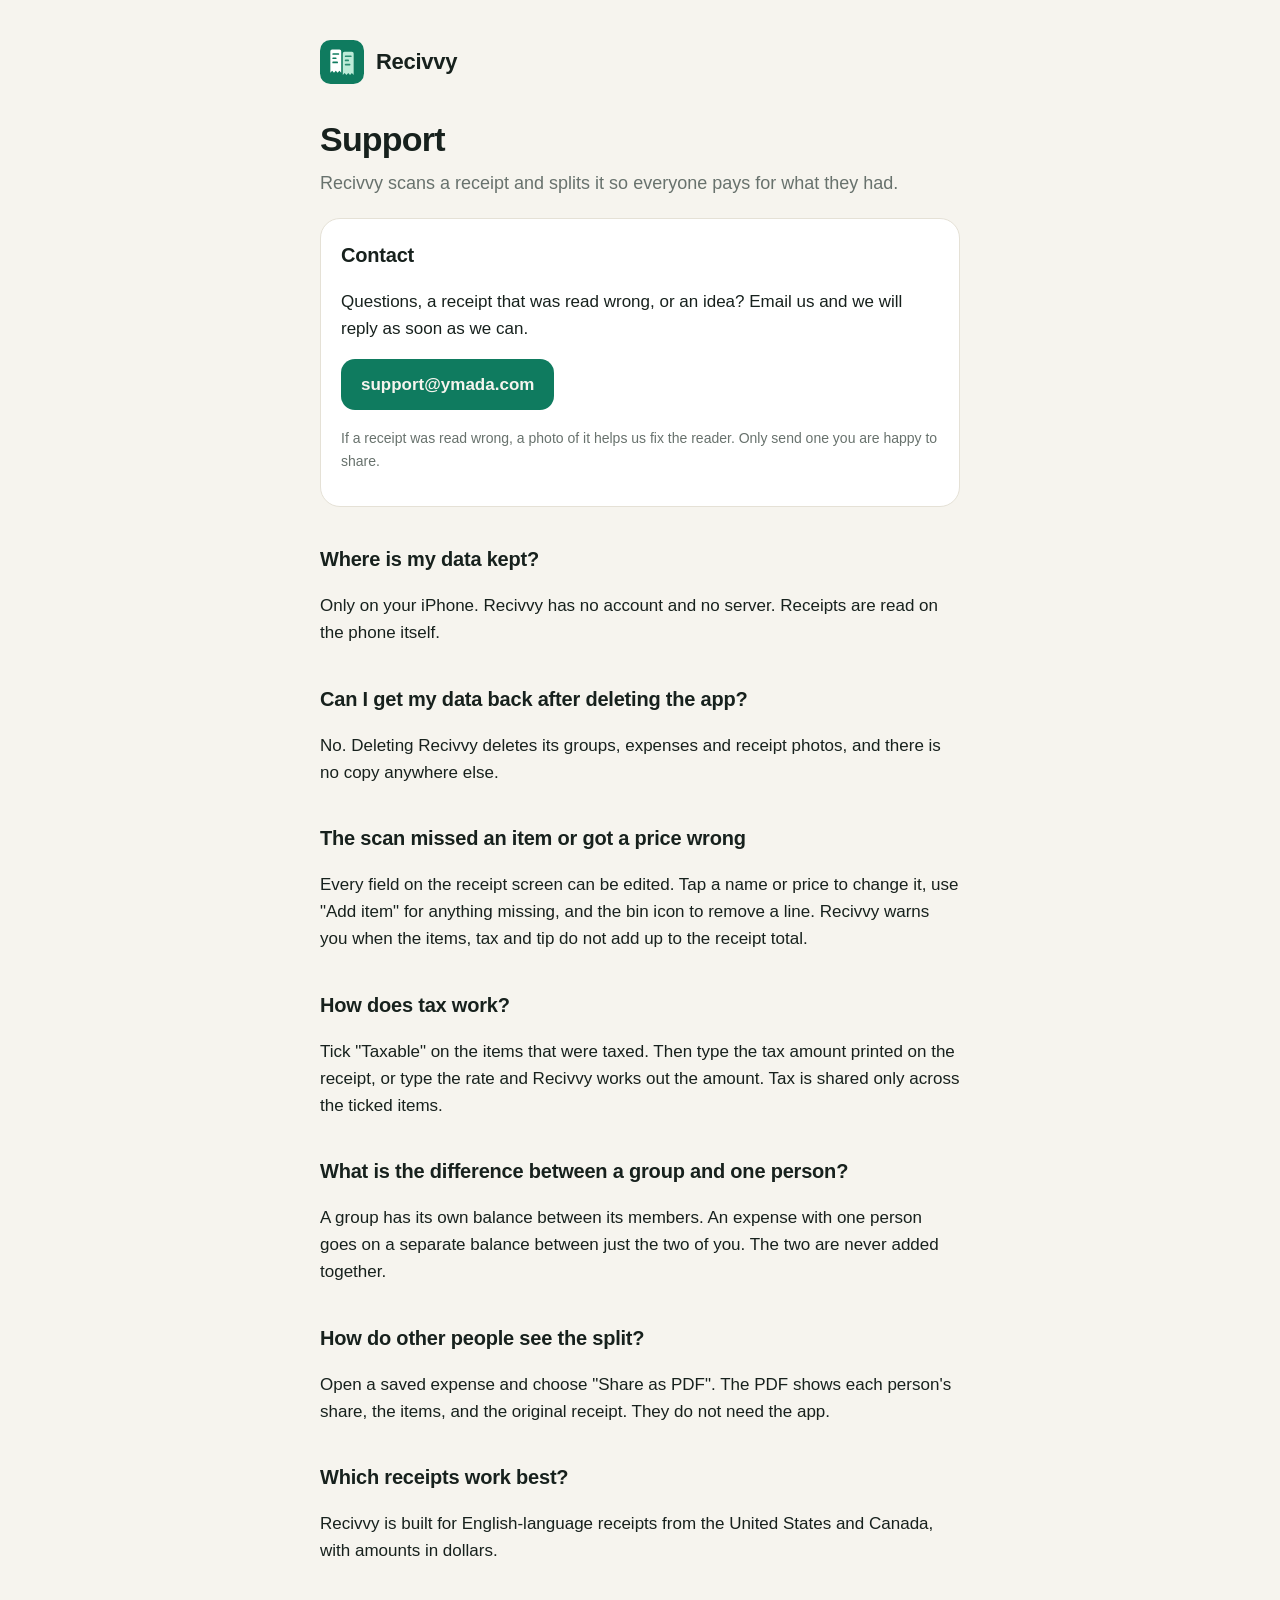
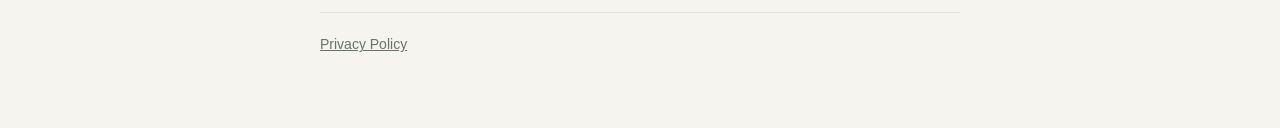
<file: index.html>
<!doctype html>
<html lang="en">
<head>
<meta charset="utf-8">
<meta name="viewport" content="width=device-width, initial-scale=1">
<title>Recivvy Support</title>
<meta name="description" content="Help and contact for Recivvy, the app that scans a receipt and splits it fairly.">
<link rel="stylesheet" href="style.css">
</head>
<body>
<main>
<header><svg viewBox="0 0 100 100" aria-hidden="true"><rect width="100" height="100" rx="24" fill="#0F7B5F"/><path d="M23.5 25.5q0-4 4-4h16.7q4 0 4 4v49l-4.1-4.5-4.1 4.5-4.1-4.5-4.1 4.5-4.1-4.5-4.2 4.5z" fill="#fff"/><path d="M51.8 30.5q0-4 4-4h16.7q4 0 4 4v49l-4.1-4.5-4.1 4.5-4.1-4.5-4.1 4.5-4.1-4.5-4.2 4.5z" fill="#BDEBD8"/><g fill="#0F7B5F"><rect x="28" y="30" width="15.7" height="3.8" rx="1.9"/><rect x="28" y="39.5" width="9.7" height="3.8" rx="1.9"/><rect x="28" y="49" width="12.9" height="3.8" rx="1.9"/><rect x="56.3" y="35" width="15.7" height="3.8" rx="1.9" opacity=".85"/><rect x="56.3" y="44.5" width="9.7" height="3.8" rx="1.9" opacity=".85"/><rect x="56.3" y="54" width="12.9" height="3.8" rx="1.9" opacity=".85"/></g></svg><a href="./">Recivvy</a></header>

<h1>Support</h1>
<p class="lead">Recivvy scans a receipt and splits it so everyone pays for what they had.</p>

<div class="card">
<h2>Contact</h2>
<p>Questions, a receipt that was read wrong, or an idea? Email us and we will reply as soon as we can.</p>
<p><a class="button" href="mailto:support@ymada.com?subject=Recivvy%20support">support@ymada.com</a></p>
<p class="meta">If a receipt was read wrong, a photo of it helps us fix the reader. Only send one you are happy to share.</p>
</div>

<h2>Where is my data kept?</h2>
<p>Only on your iPhone. Recivvy has no account and no server. Receipts are read on the phone itself.</p>

<h2>Can I get my data back after deleting the app?</h2>
<p>No. Deleting Recivvy deletes its groups, expenses and receipt photos, and there is no copy anywhere else.</p>

<h2>The scan missed an item or got a price wrong</h2>
<p>Every field on the receipt screen can be edited. Tap a name or price to change it, use "Add item" for anything missing, and the bin icon to remove a line. Recivvy warns you when the items, tax and tip do not add up to the receipt total.</p>

<h2>How does tax work?</h2>
<p>Tick "Taxable" on the items that were taxed. Then type the tax amount printed on the receipt, or type the rate and Recivvy works out the amount. Tax is shared only across the ticked items.</p>

<h2>What is the difference between a group and one person?</h2>
<p>A group has its own balance between its members. An expense with one person goes on a separate balance between just the two of you. The two are never added together.</p>

<h2>How do other people see the split?</h2>
<p>Open a saved expense and choose "Share as PDF". The PDF shows each person's share, the items, and the original receipt. They do not need the app.</p>

<h2>Which receipts work best?</h2>
<p>Recivvy is built for English-language receipts from the United States and Canada, with amounts in dollars.</p>

<footer><a href="privacy.html">Privacy Policy</a></footer>
</main>
</body>
</html>
</file>
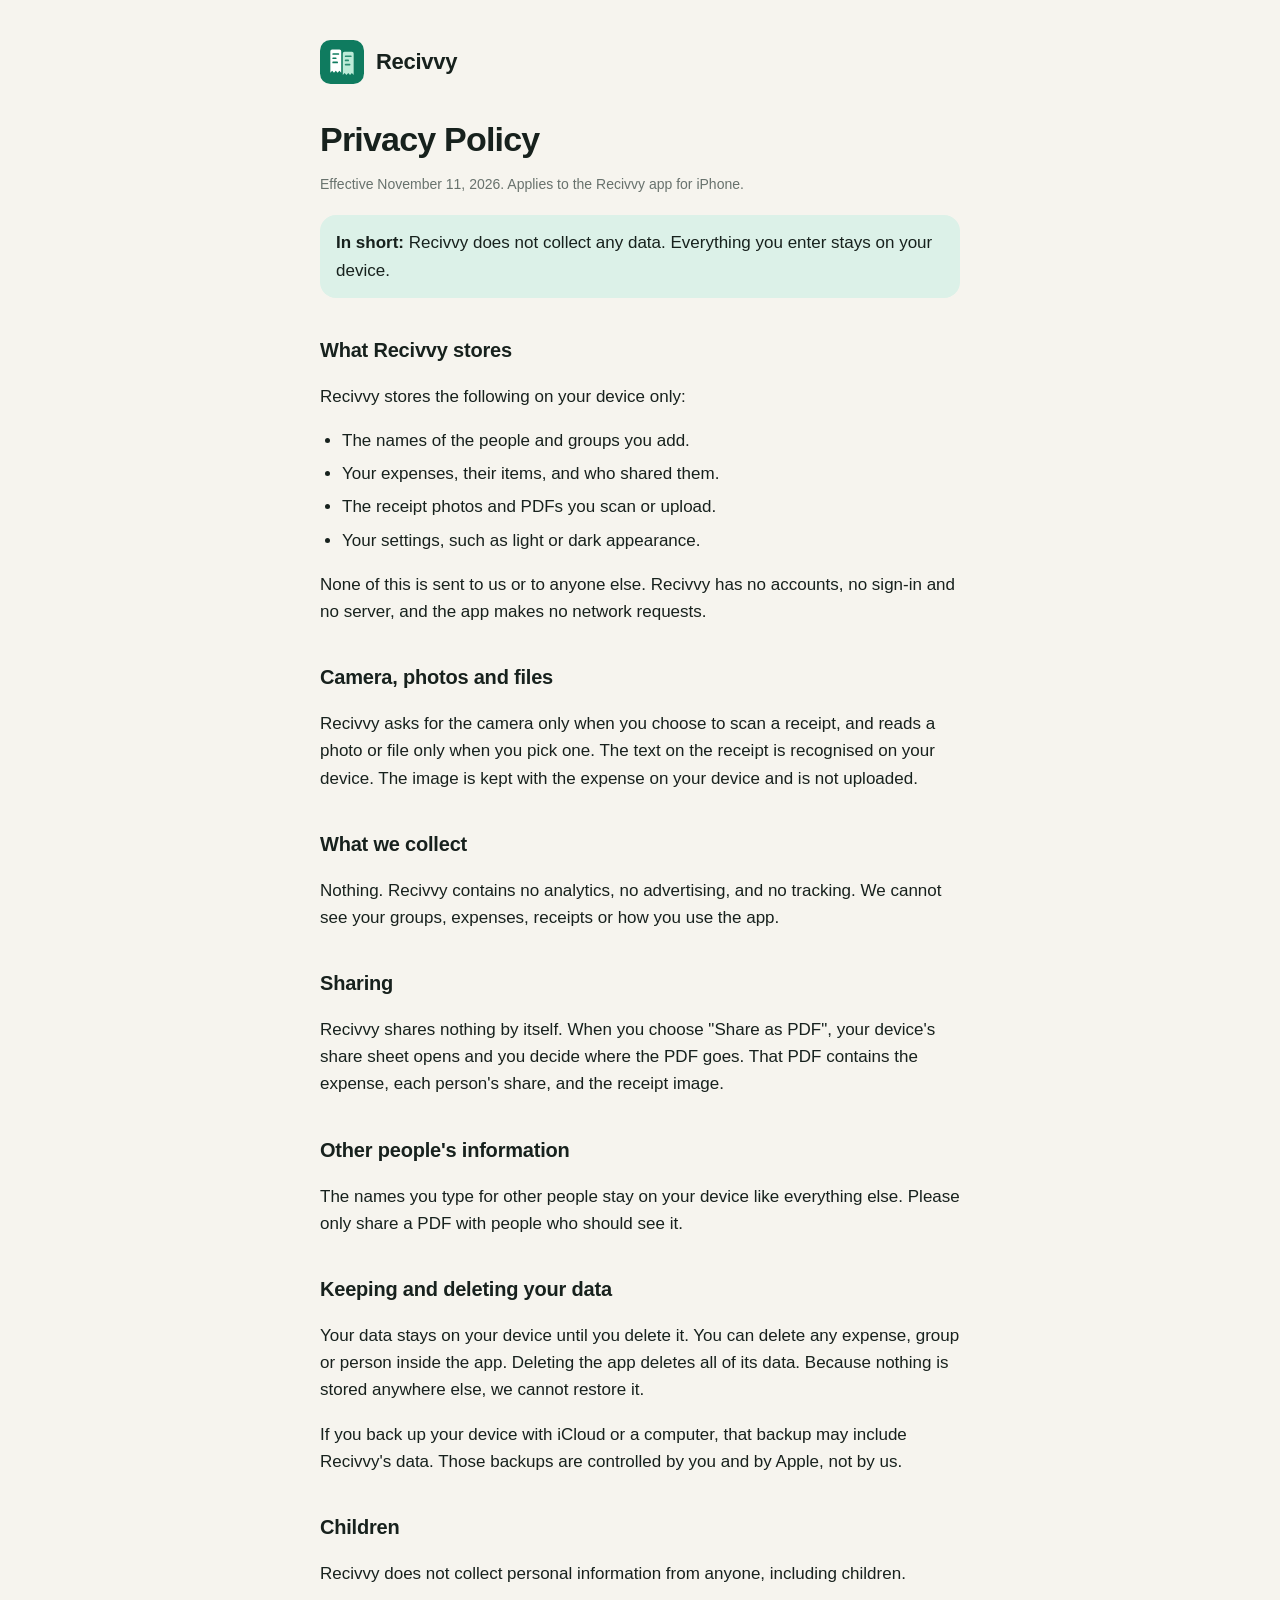
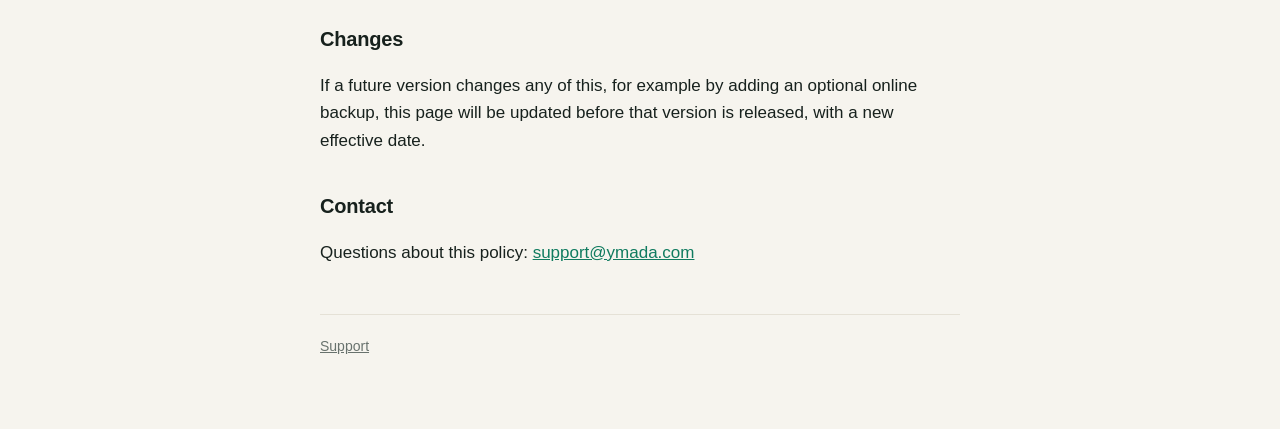
<file: privacy.html>
<!doctype html>
<html lang="en">
<head>
<meta charset="utf-8">
<meta name="viewport" content="width=device-width, initial-scale=1">
<title>Recivvy Privacy Policy</title>
<meta name="description" content="Recivvy keeps your data on your device and collects nothing.">
<link rel="stylesheet" href="style.css">
</head>
<body>
<main>
<header><svg viewBox="0 0 100 100" aria-hidden="true"><rect width="100" height="100" rx="24" fill="#0F7B5F"/><path d="M23.5 25.5q0-4 4-4h16.7q4 0 4 4v49l-4.1-4.5-4.1 4.5-4.1-4.5-4.1 4.5-4.1-4.5-4.2 4.5z" fill="#fff"/><path d="M51.8 30.5q0-4 4-4h16.7q4 0 4 4v49l-4.1-4.5-4.1 4.5-4.1-4.5-4.1 4.5-4.1-4.5-4.2 4.5z" fill="#BDEBD8"/><g fill="#0F7B5F"><rect x="28" y="30" width="15.7" height="3.8" rx="1.9"/><rect x="28" y="39.5" width="9.7" height="3.8" rx="1.9"/><rect x="28" y="49" width="12.9" height="3.8" rx="1.9"/><rect x="56.3" y="35" width="15.7" height="3.8" rx="1.9" opacity=".85"/><rect x="56.3" y="44.5" width="9.7" height="3.8" rx="1.9" opacity=".85"/><rect x="56.3" y="54" width="12.9" height="3.8" rx="1.9" opacity=".85"/></g></svg><a href="./">Recivvy</a></header>

<h1>Privacy Policy</h1>
<p class="meta">Effective November 11, 2026. Applies to the Recivvy app for iPhone.</p>

<div class="note"><strong>In short:</strong> Recivvy does not collect any data. Everything you enter stays on your device.</div>

<h2>What Recivvy stores</h2>
<p>Recivvy stores the following on your device only:</p>
<ul>
<li>The names of the people and groups you add.</li>
<li>Your expenses, their items, and who shared them.</li>
<li>The receipt photos and PDFs you scan or upload.</li>
<li>Your settings, such as light or dark appearance.</li>
</ul>
<p>None of this is sent to us or to anyone else. Recivvy has no accounts, no sign-in and no server, and the app makes no network requests.</p>

<h2>Camera, photos and files</h2>
<p>Recivvy asks for the camera only when you choose to scan a receipt, and reads a photo or file only when you pick one. The text on the receipt is recognised on your device. The image is kept with the expense on your device and is not uploaded.</p>

<h2>What we collect</h2>
<p>Nothing. Recivvy contains no analytics, no advertising, and no tracking. We cannot see your groups, expenses, receipts or how you use the app.</p>

<h2>Sharing</h2>
<p>Recivvy shares nothing by itself. When you choose "Share as PDF", your device's share sheet opens and you decide where the PDF goes. That PDF contains the expense, each person's share, and the receipt image.</p>

<h2>Other people's information</h2>
<p>The names you type for other people stay on your device like everything else. Please only share a PDF with people who should see it.</p>

<h2>Keeping and deleting your data</h2>
<p>Your data stays on your device until you delete it. You can delete any expense, group or person inside the app. Deleting the app deletes all of its data. Because nothing is stored anywhere else, we cannot restore it.</p>
<p>If you back up your device with iCloud or a computer, that backup may include Recivvy's data. Those backups are controlled by you and by Apple, not by us.</p>

<h2>Children</h2>
<p>Recivvy does not collect personal information from anyone, including children.</p>

<h2>Changes</h2>
<p>If a future version changes any of this, for example by adding an optional online backup, this page will be updated before that version is released, with a new effective date.</p>

<h2>Contact</h2>
<p>Questions about this policy: <a href="mailto:support@ymada.com">support@ymada.com</a></p>

<footer><a href="./">Support</a></footer>
</main>
</body>
</html>
</file>
<file: style.css>
:root {
  --paper: #f6f4ee;
  --card: #ffffff;
  --ink: #17211d;
  --muted: #68726d;
  --line: #e5e1d6;
  --brand: #0f7b5f;
  --brand-soft: #dcf1e8;
}
@media (prefers-color-scheme: dark) {
  :root {
    --paper: #0e1311;
    --card: #171e1b;
    --ink: #eaf0ec;
    --muted: #98a39d;
    --line: #2a3530;
    --brand: #4ade9f;
    --brand-soft: #143a2d;
  }
}
* { box-sizing: border-box; }
html { -webkit-text-size-adjust: 100%; }
body {
  margin: 0;
  background: var(--paper);
  color: var(--ink);
  font: 17px/1.6 -apple-system, BlinkMacSystemFont, "Segoe UI", Roboto, Helvetica, Arial, sans-serif;
}
main { max-width: 680px; margin: 0 auto; padding: 40px 20px 72px; }
header { display: flex; align-items: center; gap: 12px; margin-bottom: 36px; }
header svg { width: 44px; height: 44px; flex: none; }
header a { color: var(--ink); text-decoration: none; font-weight: 800; font-size: 22px; letter-spacing: -0.3px; }
h1 { font-size: 34px; line-height: 1.15; letter-spacing: -0.8px; margin: 0 0 10px; }
h2 { font-size: 20px; letter-spacing: -0.2px; margin: 36px 0 8px; }
p, li { color: var(--ink); }
.lead { color: var(--muted); font-size: 18px; margin: 0 0 8px; }
.meta { color: var(--muted); font-size: 14px; }
a { color: var(--brand); }
ul { padding-left: 22px; }
li { margin: 6px 0; }
.card {
  background: var(--card);
  border: 1px solid var(--line);
  border-radius: 20px;
  padding: 20px;
  margin: 20px 0;
}
.card h2 { margin-top: 0; }
.button {
  display: inline-block;
  background: var(--brand);
  color: var(--paper);
  font-weight: 700;
  text-decoration: none;
  padding: 12px 20px;
  border-radius: 14px;
}
.note { background: var(--brand-soft); border-radius: 16px; padding: 14px 16px; margin: 20px 0; }
footer { margin-top: 48px; padding-top: 20px; border-top: 1px solid var(--line); color: var(--muted); font-size: 14px; }
footer a { color: var(--muted); }
</file>
